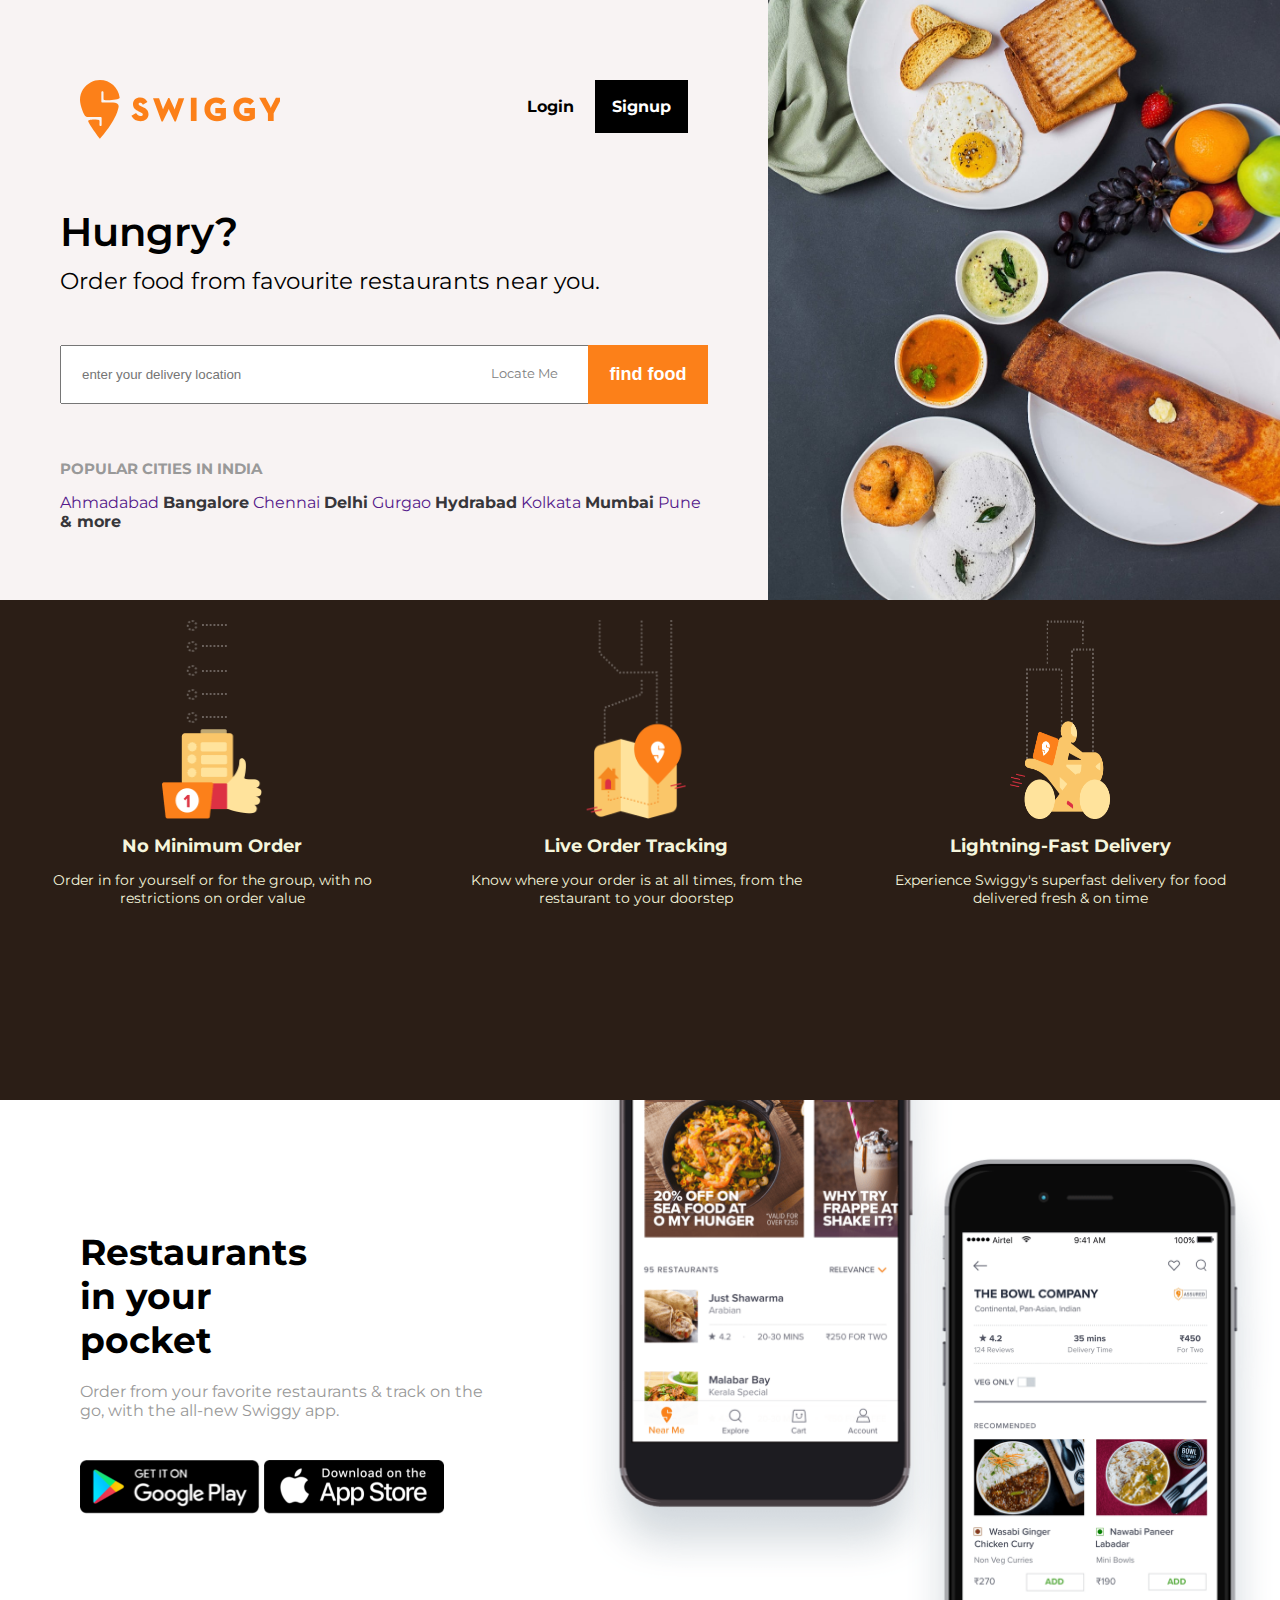
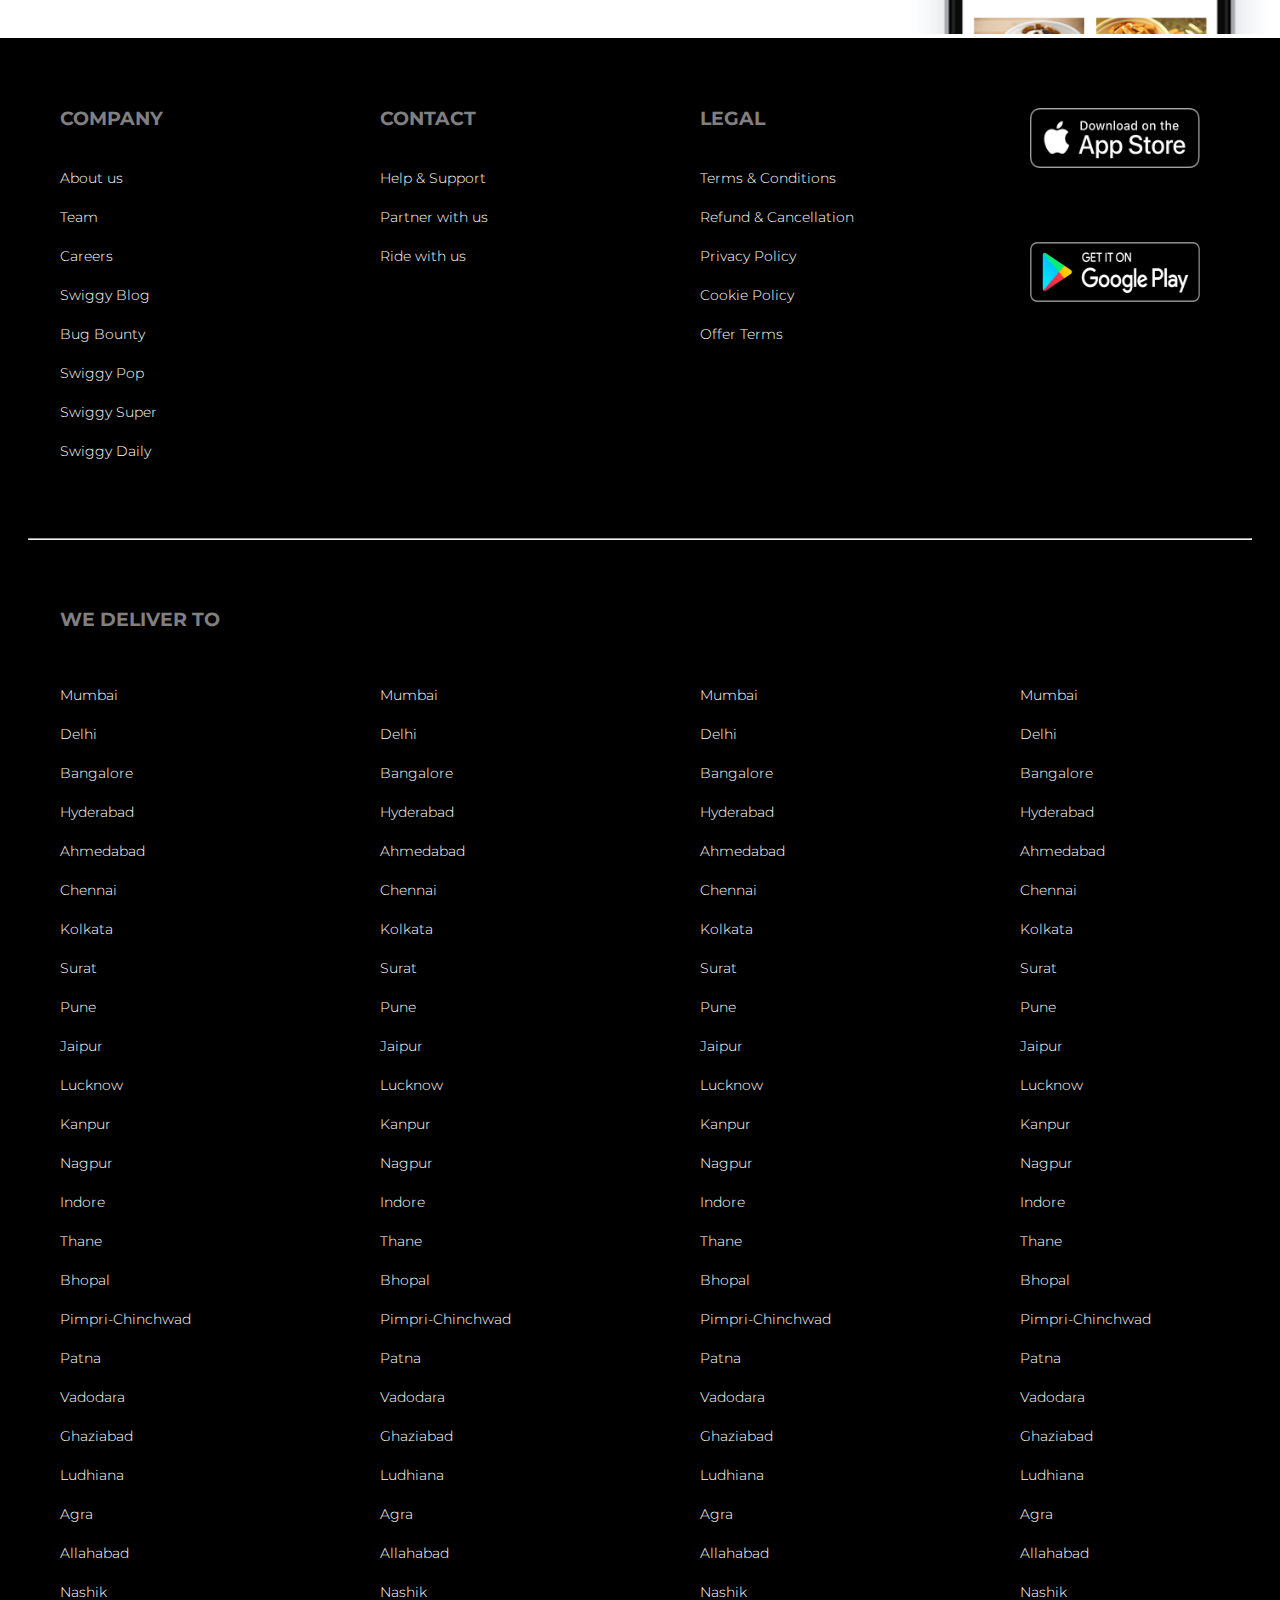
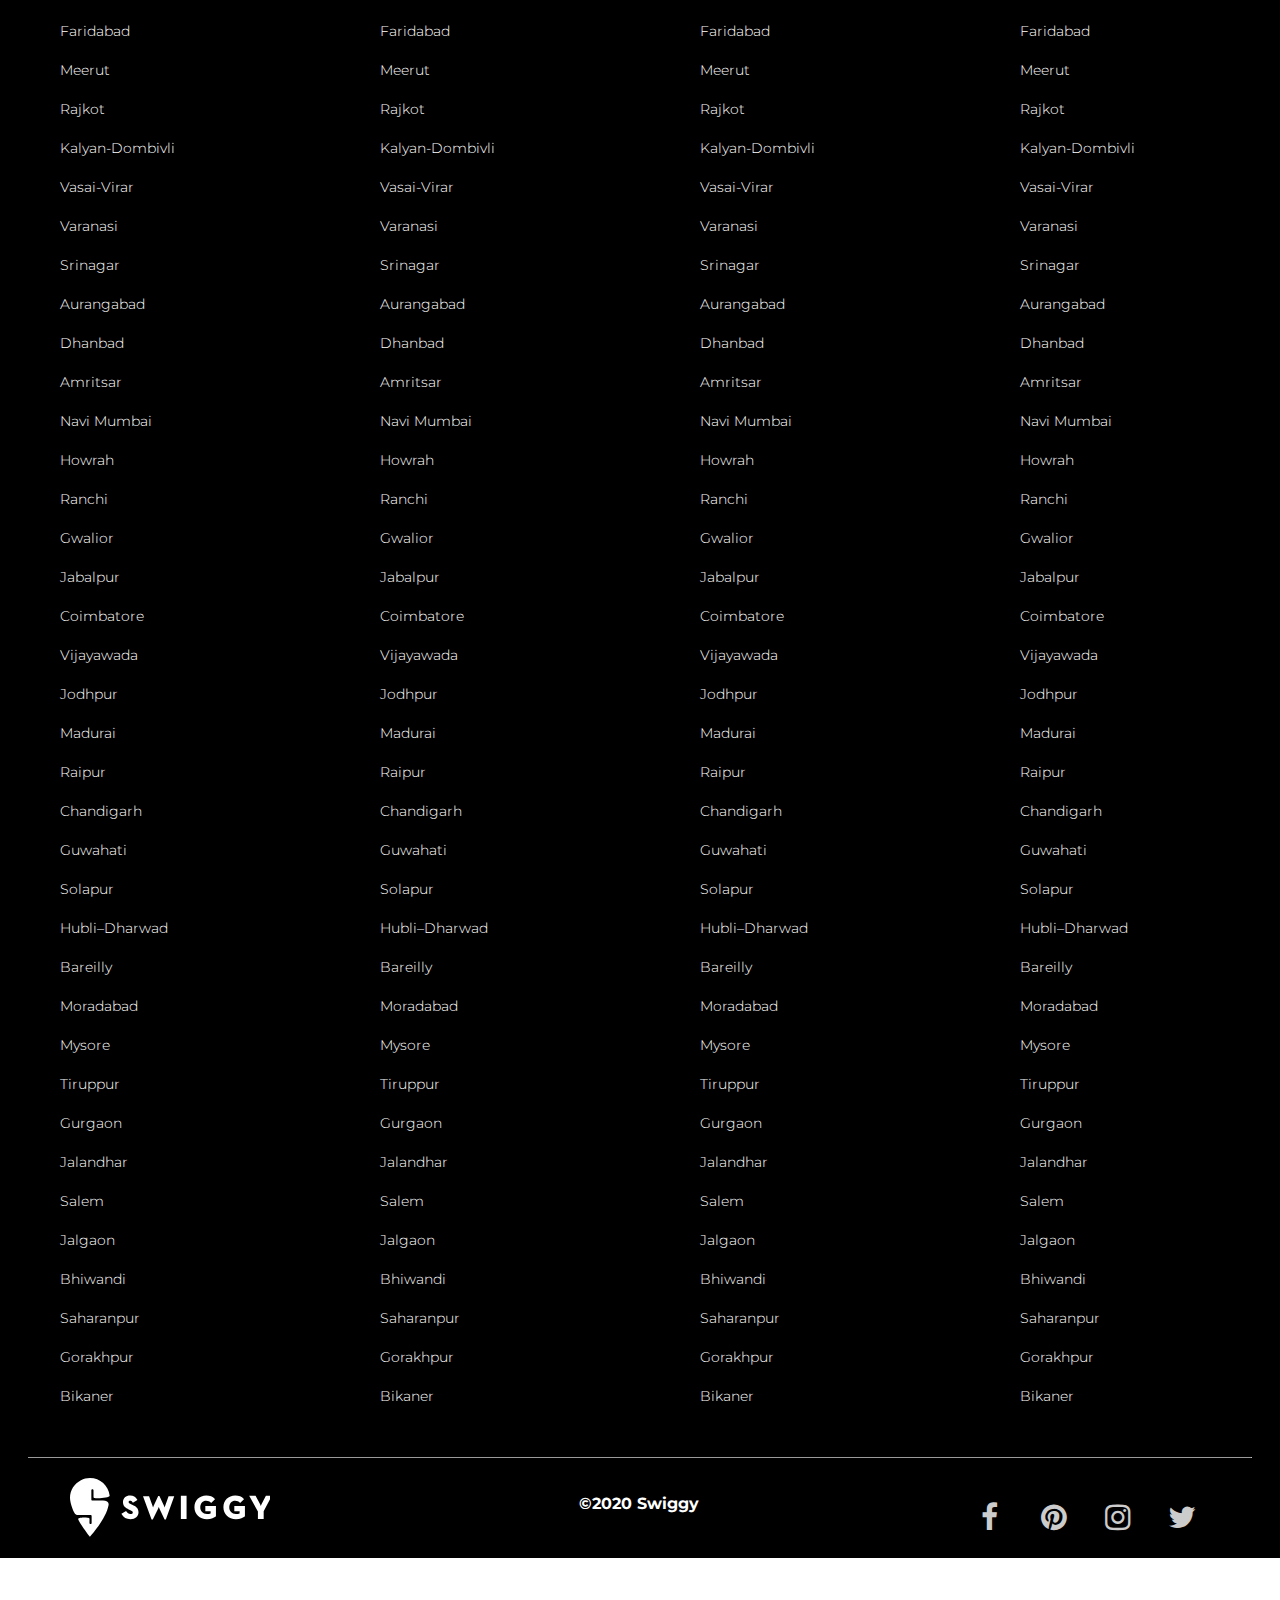
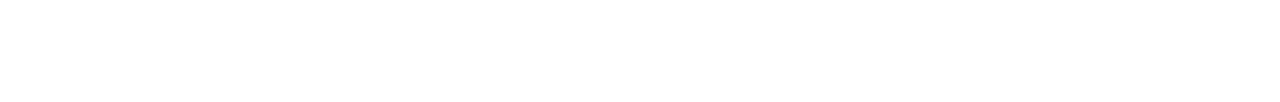
<file: index.html>
<!DOCTYPE html>
<html lang="en">
<head>
    <meta charset="UTF-8">
    <meta name="viewport" content="width=device-width, initial-scale=1.0">
    <meta http-equiv="X-UA-Compatible" content="ie=edge">
    <title>Swiggy app</title>
    <link rel="stylesheet" href="./css/swiggy.css">
    <link href="https://fonts.googleapis.com/css?family=Montserrat&display=swap" rel="stylesheet">
    <link rel="stylesheet" href="https://cdnjs.cloudflare.com/ajax/libs/font-awesome/4.7.0/css/font-awesome.min.css">
</head>
<body>
    <section id="headerBlock">
        <div class="leftheaderBlock">
            <article>
                 <header id="menuandlogo">
                     <div class="logo">
                         <svg width="200" class="_1envo" viewBox="0 0 200 200"><path d="M19.9253444,58.766315 C19.8876048,58.7384908 19.8458927,58.7037105 19.8021942,58.6654521 C19.094081,57.7879944 14.7152991,52.3026415 10.2535896,45.2670801 C8.91532497,43.0252402 8.046322,41.2767839 8.21317057,40.8246398 C8.64965835,39.6490651 16.4279798,39.0056292 18.8234486,40.0713975 C19.5519214,40.3948545 19.5335482,40.8231492 19.5335482,41.0725738 C19.5335482,42.1487762 19.4804148,45.0365363 19.4804148,45.0365363 C19.4809114,45.6332671 19.9660634,46.1172104 20.5634408,46.1162167 C21.1618115,46.1162167 21.6449771,45.630286 21.6429908,45.0320645 L21.6305765,37.8365137 L21.6285902,37.8365137 C21.6285902,37.2119586 20.9467953,37.055944 20.8186794,37.0315978 C19.5683083,37.0256354 17.0293299,37.0171888 14.3031434,37.0171888 C8.28765654,37.0171888 6.94343308,37.264129 5.92148558,36.5958501 C3.707266,35.1479951 0.0867513255,25.3896318 0.0023338937,19.8993102 C-0.117836803,12.1537335 4.47149205,5.44808831 10.9338947,2.12557426 C13.6337628,0.766160708 16.6832184,0 19.9039917,0 C30.132405,0 38.555775,7.72023676 39.6765405,17.6529986 C39.6775337,17.6614452 39.6775337,17.6708856 39.67952,17.6793322 C39.8851013,20.0806647 26.6504342,20.5909417 24.0325007,19.8923542 C23.6312696,19.785032 23.528479,19.3741274 23.528479,19.1972447 C23.5254995,17.371278 23.5130852,12.2327345 23.5130852,12.2327345 C23.5110989,11.6355068 23.025947,11.1510667 22.4285695,11.1525572 L22.4275764,11.1525572 C21.831192,11.153551 21.3470332,11.6389848 21.3470332,12.2372063 L21.3683859,21.7029181 C21.3867591,22.2991521 21.8873048,22.4601353 22.024359,22.4869659 C23.5130852,22.4874627 26.9945594,22.4839847 30.2371819,22.4839847 C34.6199364,22.4839847 36.460733,22.9917773 37.6857789,23.9243867 C38.5001588,24.5454638 38.8154827,25.7344538 38.5398847,27.2796936 C36.0823442,41.0258688 20.5103075,58.0562997 19.9253444,58.766315 Z M62.158293,26.6840558 C66.0871796,28.3679201 68.5213811,30.23612 68.5213811,34.3367194 C68.5213811,38.5257602 65.3482788,41.2316689 60.4386603,41.2316689 C56.4601164,41.2316689 53.2666546,39.4295516 51.6761309,36.2864046 L51.418906,35.7796057 L56.0966249,33.0692253 L56.4030105,33.5700618 C57.4562421,35.2916875 58.633617,36.0255522 60.3418285,36.0255522 C61.8141679,36.0255522 62.8033415,35.3731729 62.8033415,34.4013114 C62.8033415,33.3246122 62.0872831,32.9211605 59.8740566,31.9522802 L58.7493185,31.4698275 C55.7475339,30.1904087 52.9667244,28.4126376 52.9667244,24.1068343 C52.9667244,20.2372755 55.9327557,17.5348449 60.1799457,17.5348449 C63.3977396,17.5348449 65.6030208,18.7804771 67.1210449,21.4535929 L67.4026018,21.9499577 L62.8703789,24.8625609 L62.5580344,24.3035915 C61.8002638,22.9481529 61.0866882,22.6763695 60.1799457,22.6763695 C59.2319876,22.6763695 58.6212026,23.199068 58.6212026,24.0099463 C58.6212026,24.9415619 59.0710979,25.3504791 61.0320652,26.2001125 L62.158293,26.6840558 Z M95.2686968,27.476898 L98.5709081,18.2690574 L104.238794,18.2690574 L95.8387627,41.611619 L94.5799498,41.611619 L89.484613,30.6796684 C89.2477476,30.1788318 89.0034336,29.556761 88.7928866,28.9868606 C88.5773739,29.5577547 88.327101,30.1813161 88.089739,30.6821527 L82.7952763,41.611619 L81.5449052,41.611619 L73.0103029,18.2690574 L79.065019,18.2690574 L82.4034802,27.476898 C82.61651,28.0641885 82.8350022,28.7801662 83.0261829,29.4444702 C83.2531168,28.7588011 83.5257354,28.0184772 83.8107684,27.4217464 L88.1955091,18.0767719 L89.4086373,18.0767719 L93.8614085,27.4227401 C94.1454483,28.0189741 94.4190601,28.7597949 94.6450009,29.445464 C94.8371747,28.7801662 95.0571566,28.0641885 95.2686968,27.476898 Z M110.84853,40.9414023 L110.84853,17.7921198 L116.569052,17.7921198 L116.569052,40.9414023 L110.84853,40.9414023 Z M135.325265,33.163629 L135.325265,27.9903052 L145.94746,27.9903052 L145.94746,38.3652739 L145.727975,38.5461315 C144.512861,39.5438298 141.291094,41.2316689 136.926713,41.2316689 C129.564023,41.2316689 124.423995,36.3529841 124.423995,29.3676057 C124.423995,22.5114114 129.383767,17.5348449 136.217607,17.5348449 C139.975672,17.5348449 142.730163,18.594154 144.637004,20.7738862 L145.009434,21.1996966 L141.110342,25.059815 L140.686765,24.6235704 C139.59778,23.500663 138.469566,22.8050567 136.217607,22.8050567 C132.717263,22.8050567 130.272137,25.5035125 130.272137,29.3676057 C130.272137,33.3926822 132.883118,35.99425 136.926713,35.99425 C138.267957,35.99425 139.664321,35.7632093 140.614762,35.394041 L140.614762,33.163629 L135.325265,33.163629 Z M164.314658,33.163629 L164.314658,27.9903052 L174.936853,27.9903052 L174.936853,38.3652739 L174.717368,38.5461315 C173.501261,39.5438298 170.280487,41.2316689 165.917099,41.2316689 C158.554409,41.2316689 153.413388,36.3529841 153.413388,29.3676057 C153.413388,22.5114114 158.374153,17.5348449 165.206006,17.5348449 C168.966058,17.5348449 171.720549,18.594154 173.626397,20.7738862 L173.99982,21.1996966 L170.101721,25.059815 L169.677151,24.6235704 C168.587669,23.500663 167.458959,22.8050567 165.206006,22.8050567 C161.706656,22.8050567 159.26153,25.5035125 159.26153,29.3676057 C159.26153,33.3926822 161.873504,35.99425 165.917099,35.99425 C167.258343,35.99425 168.653714,35.7632093 169.604155,35.394041 L169.604155,33.163629 L164.314658,33.163629 Z M195.897503,17.7922192 L201.87674,17.7922192 L193.669876,33.1964218 L193.669876,40.9415017 L187.918566,40.9415017 L187.918566,33.5253443 L179.1759,17.7922192 L185.555871,17.7922192 L189.596487,25.1730995 C190.030988,25.9760279 190.484856,27.0373245 190.827988,27.8988826 C191.155726,27.0442805 191.589235,25.9924244 192.020757,25.1800555 L195.897503,17.7922192 Z"></path></svg>
                     </div>
                     <div class="menu">
                         <ul>
                             <li>
                                 <a href="#">Login</a>
                             </li>
                             <li>
                                 <a href="#" class="signup">Signup</a>
                             </li>
                         </ul>
                     </div>
                 </header>
                 <main id="mainBlock">
                     <header class="headerTitle">
                         
                        <h1>
                            <span class="slide">
                                
                                Hungry? <br>
                                Cooking gone wrong? <br>
                                Movie marathon? <br>            
                                Late night at office? <br>
                                Game night? <br>
                                Unexpected guests? <br>
                                
                            </span>  
                          </h1>
                    </header>
                         <main class="contentblockpara">
                             <p>Order food from favourite restaurants near you.</p>
                         </main>
                 
                 <footer class="form-group">
                     <form>
                          <input type="text" name="" class="form-control"
                          placeholder="enter your delivery location">
                          <a class="locateme">Locate me</a>
                          <button class="btn">find food</button>
                     </form>
                 </footer>
                </main>
                <footer class="footerlist">
                    <h3>Popular Cities in  india</h3>
                    <ul>
                        <li><a href="">Ahmadabad</a></li>
                        <li><a href="">Bangalore</a></li>
                        <li><a href="">Chennai</a></li>
                        <li><a href="">Delhi</a></li>
                        <li><a href="">Gurgao</a></li>
                        <li><a href="">Hydrabad</a></li>
                        <li><a href="">Kolkata</a></li>
                        <li><a href="">Mumbai</a></li>
                        <li><a href="">Pune</a></li>
                        <li><a href="">& more</a></li>
                    </ul>
                </footer>
           </article>

        </div>
        <div class="rightheaderBlock">
       
            <img src="./images/Breakfast1-new_q6cje7.jpg" alt="swiggypic">
        </div>
    </section>

    <section id="middlsection">
        <div class="contentarea leftarea">
            <figure>
                <img src="./images/1.png" alt="">
            </figure>
            <main>
                <h1>No Minimum Order</h1>
                <p>Order in for yourself or for the group, with no restrictions on order value</p>
            </main>
        </div>
        <div class="contentarea middlearea">
            <figure>
                <img src="./images/2.png" alt="">
            </figure>
            <main>
                <h1>Live Order Tracking</h1>
                <p>Know where your order is at all times, from the restaurant to your doorstep</p>
            </main>
        </div>
        <div class="contentarea rightarea">
            <figure>
                <img src="./images/3.png" alt="">
                <h1>Lightning-Fast Delivery</h1>
                <p>Experience Swiggy's superfast delivery for food delivered fresh & on time</p>
            </figure>
        </div>
    </section>



    <section id="restaurants">
        <div class="restaurants_left">
            <section>
                <article>
                    <header>
                        <h1>
                            Restaurants in your pocket
                        </h1>
                    </header>
                    <main>
                        <p>
                            Order from your favorite restaurants & track on the go, with the all-new Swiggy app.
                        </p>
                    </main>
                    <footer>
                        <figure>
                            <img src="./images/playstore.png" alt="googleplay">
                        </figure>
                        <figure>
                            <img src="./images/ios store.png" alt="iOs">
                        </figure>
                    </footer>
                </article>
            </section>
        </div>
        <div class="restaurants_right">
            <section>
                <article>
        
                    <figure>
                        <img src="./images/mob1.png" alt="mob1">
                    </figure>
                    <figure>
                        <img src="./images/mob2.png" alt="">
                    </figure>
                </article>
                
            </section>
        </div>
        </section>
        <section class="restromenulist">
             <div class="part1">
                 <h3>COMPANY</h3>
                 <ul>
                     <li><a href="">About us</a></li>
                     <li><a href="">Team</a></li>
                     <li><a href="">Careers</a></li>
                     <li><a href="">Swiggy Blog</a></li>
                     <li><a href="">Bug Bounty</a></li>
                     <li><a href="">Swiggy Pop</a></li>
                     <li><a href="">Swiggy Super</a></li>
                     <li><a href="">Swiggy Daily</a></li>
                 </ul>
             </div>
             <div class="part2">
                 <h3>CONTACT</h3>
                 <ul>
                     <li><a href="">Help & Support</a></li>
                     <li><a href="">Partner with us</a></li>
                     <li><a href="">Ride with us</a></li>
                 </ul>
             </div>
             <div class="part3">
                <h3>LEGAL</h3>
                <ul>
                    <li><a href="">Terms & Conditions</a></li>
                    <li><a href="">Refund & Cancellation</a></li>
                    <li><a href="">Privacy Policy</a></li>
                    <li><a href="">Cookie Policy</a></li>
                    <li><a href="">Offer Terms</a></li>
                </ul>
             </div>
             <div class="part4">
                 <a href="" >
                 <img src="./images/restoIOS.png" alt="">
                </a>
                <a href="">
                 <img src="./images/restoPLay.png" alt="">
                </a>
             </div>
             <hr> 
             <div class="restromenulist2">
                 <h3>WE DELIVER TO</h3>
                <div class="part1">
                    <ul>
                        <li><a href="">Mumbai</a></li>
                        <li><a href="">Delhi</a></li>
                        <li><a href="">Bangalore</a></li>
                        <li><a href="">Hyderabad</a></li>
                        <li><a href="">Ahmedabad</a></li>
                        <li><a href="">Chennai</a></li>
                        <li><a href="">Kolkata</a></li>
                        <li><a href="">Surat</a></li>
                        <li><a href="">Pune</a></li>
                        <li><a href="">Jaipur</a></li>
                        <li><a href="">Lucknow</a></li>
                        <li><a href="">Kanpur</a></li>
                        <li><a href="">Nagpur</a></li>
                        <li><a href="">Indore</a></li>
                        <li><a href="">Thane</a></li>
                        <li><a href="">Bhopal</a></li>
                        <li><a href="">Pimpri-Chinchwad</a></li>
                        <li><a href="">Patna</a></li>
                        <li><a href="">Vadodara</a></li>
                        <li><a href="">Ghaziabad</a></li>
                        <li><a href="">Ludhiana</a></li>
                        <li><a href="">Agra</a></li>
                        <li><a href="">Allahabad</a></li>
                        <li><a href="">Nashik</a></li>
                        <li><a href="">Faridabad</a></li>
                        <li><a href="">Meerut</a></li>
                        <li><a href="">Rajkot</a></li>
                        <li><a href="">Kalyan-Dombivli</a></li>
                        <li><a href="">Vasai-Virar</a></li>
                        <li><a href="">Varanasi</a></li>
                        <li><a href="">Srinagar</a></li>
                        <li><a href="">Aurangabad</a></li>
                        <li><a href="">Dhanbad</a></li>
                        <li><a href="">Amritsar</a></li>
                        <li><a href="">Navi Mumbai</a></li>
                        <li><a href="">Howrah</a></li>
                        <li><a href="">Ranchi</a></li>
                        <li><a href="">Gwalior</a></li>
                        <li><a href="">Jabalpur</a></li>
                        <li><a href="">Coimbatore</a></li>
                        <li><a href="">Vijayawada</a></li>
                        <li><a href="">Jodhpur</a></li>
                        <li><a href="">Madurai</a></li>
                        <li><a href="">Raipur</a></li>
                        <li><a href="">Chandigarh</a></li>
                        <li><a href="">Guwahati</a></li>
                        <li><a href="">Solapur</a></li>
                        <li><a href="">Hubli–Dharwad</a></li>
                        <li><a href="">Bareilly</a></li>
                        <li><a href="">Moradabad</a></li>
                        <li><a href="">Mysore</a></li>
                        <li><a href="">Tiruppur</a></li>
                        <li><a href="">Gurgaon</a></li>
                        <li><a href="">Jalandhar</a></li>
                        <li><a href="">Salem</a></li>
                        <li><a href="">Jalgaon</a></li>
                        <li><a href="">Bhiwandi</a></li>
                        <li><a href="">Saharanpur</a></li>
                        <li><a href="">Gorakhpur</a></li>
                        <li><a href="">Bikaner</a></li>

                    </ul>
                </div>
                <div class="part2">
                    <ul>
                    <li><a href="">Mumbai</a></li>
                        <li><a href="">Delhi</a></li>
                        <li><a href="">Bangalore</a></li>
                        <li><a href="">Hyderabad</a></li>
                        <li><a href="">Ahmedabad</a></li>
                        <li><a href="">Chennai</a></li>
                        <li><a href="">Kolkata</a></li>
                        <li><a href="">Surat</a></li>
                        <li><a href="">Pune</a></li>
                        <li><a href="">Jaipur</a></li>
                        <li><a href="">Lucknow</a></li>
                        <li><a href="">Kanpur</a></li>
                        <li><a href="">Nagpur</a></li>
                        <li><a href="">Indore</a></li>
                        <li><a href="">Thane</a></li>
                        <li><a href="">Bhopal</a></li>
                        <li><a href="">Pimpri-Chinchwad</a></li>
                        <li><a href="">Patna</a></li>
                        <li><a href="">Vadodara</a></li>
                        <li><a href="">Ghaziabad</a></li>
                        <li><a href="">Ludhiana</a></li>
                        <li><a href="">Agra</a></li>
                        <li><a href="">Allahabad</a></li>
                        <li><a href="">Nashik</a></li>
                        <li><a href="">Faridabad</a></li>
                        <li><a href="">Meerut</a></li>
                        <li><a href="">Rajkot</a></li>
                        <li><a href="">Kalyan-Dombivli</a></li>
                        <li><a href="">Vasai-Virar</a></li>
                        <li><a href="">Varanasi</a></li>
                        <li><a href="">Srinagar</a></li>
                        <li><a href="">Aurangabad</a></li>
                        <li><a href="">Dhanbad</a></li>
                        <li><a href="">Amritsar</a></li>
                        <li><a href="">Navi Mumbai</a></li>
                        <li><a href="">Howrah</a></li>
                        <li><a href="">Ranchi</a></li>
                        <li><a href="">Gwalior</a></li>
                        <li><a href="">Jabalpur</a></li>
                        <li><a href="">Coimbatore</a></li>
                        <li><a href="">Vijayawada</a></li>
                        <li><a href="">Jodhpur</a></li>
                        <li><a href="">Madurai</a></li>
                        <li><a href="">Raipur</a></li>
                        <li><a href="">Chandigarh</a></li>
                        <li><a href="">Guwahati</a></li>
                        <li><a href="">Solapur</a></li>
                        <li><a href="">Hubli–Dharwad</a></li>
                        <li><a href="">Bareilly</a></li>
                        <li><a href="">Moradabad</a></li>
                        <li><a href="">Mysore</a></li>
                        <li><a href="">Tiruppur</a></li>
                        <li><a href="">Gurgaon</a></li>
                        <li><a href="">Jalandhar</a></li>
                        <li><a href="">Salem</a></li>
                        <li><a href="">Jalgaon</a></li>
                        <li><a href="">Bhiwandi</a></li>
                        <li><a href="">Saharanpur</a></li>
                        <li><a href="">Gorakhpur</a></li>
                        <li><a href="">Bikaner</a></li>
                        </ul>
                </div>
                <div class="part3">
                    <ul>
                    <li><a href="">Mumbai</a></li>
                        <li><a href="">Delhi</a></li>
                        <li><a href="">Bangalore</a></li>
                        <li><a href="">Hyderabad</a></li>
                        <li><a href="">Ahmedabad</a></li>
                        <li><a href="">Chennai</a></li>
                        <li><a href="">Kolkata</a></li>
                        <li><a href="">Surat</a></li>
                        <li><a href="">Pune</a></li>
                        <li><a href="">Jaipur</a></li>
                        <li><a href="">Lucknow</a></li>
                        <li><a href="">Kanpur</a></li>
                        <li><a href="">Nagpur</a></li>
                        <li><a href="">Indore</a></li>
                        <li><a href="">Thane</a></li>
                        <li><a href="">Bhopal</a></li>
                        <li><a href="">Pimpri-Chinchwad</a></li>
                        <li><a href="">Patna</a></li>
                        <li><a href="">Vadodara</a></li>
                        <li><a href="">Ghaziabad</a></li>
                        <li><a href="">Ludhiana</a></li>
                        <li><a href="">Agra</a></li>
                        <li><a href="">Allahabad</a></li>
                        <li><a href="">Nashik</a></li>
                        <li><a href="">Faridabad</a></li>
                        <li><a href="">Meerut</a></li>
                        <li><a href="">Rajkot</a></li>
                        <li><a href="">Kalyan-Dombivli</a></li>
                        <li><a href="">Vasai-Virar</a></li>
                        <li><a href="">Varanasi</a></li>
                        <li><a href="">Srinagar</a></li>
                        <li><a href="">Aurangabad</a></li>
                        <li><a href="">Dhanbad</a></li>
                        <li><a href="">Amritsar</a></li>
                        <li><a href="">Navi Mumbai</a></li>
                        <li><a href="">Howrah</a></li>
                        <li><a href="">Ranchi</a></li>
                        <li><a href="">Gwalior</a></li>
                        <li><a href="">Jabalpur</a></li>
                        <li><a href="">Coimbatore</a></li>
                        <li><a href="">Vijayawada</a></li>
                        <li><a href="">Jodhpur</a></li>
                        <li><a href="">Madurai</a></li>
                        <li><a href="">Raipur</a></li>
                        <li><a href="">Chandigarh</a></li>
                        <li><a href="">Guwahati</a></li>
                        <li><a href="">Solapur</a></li>
                        <li><a href="">Hubli–Dharwad</a></li>
                        <li><a href="">Bareilly</a></li>
                        <li><a href="">Moradabad</a></li>
                        <li><a href="">Mysore</a></li>
                        <li><a href="">Tiruppur</a></li>
                        <li><a href="">Gurgaon</a></li>
                        <li><a href="">Jalandhar</a></li>
                        <li><a href="">Salem</a></li>
                        <li><a href="">Jalgaon</a></li>
                        <li><a href="">Bhiwandi</a></li>
                        <li><a href="">Saharanpur</a></li>
                        <li><a href="">Gorakhpur</a></li>
                        <li><a href="">Bikaner</a></li>\
                        </ul>
                </div>
                <div class="part3">
                    <ul>
                    <li><a href="">Mumbai</a></li>
                    <li><a href="">Delhi</a></li>
                    <li><a href="">Bangalore</a></li>
                    <li><a href="">Hyderabad</a></li>
                    <li><a href="">Ahmedabad</a></li>
                    <li><a href="">Chennai</a></li>
                    <li><a href="">Kolkata</a></li>
                    <li><a href="">Surat</a></li>
                    <li><a href="">Pune</a></li>
                    <li><a href="">Jaipur</a></li>
                    <li><a href="">Lucknow</a></li>
                    <li><a href="">Kanpur</a></li>
                    <li><a href="">Nagpur</a></li>
                    <li><a href="">Indore</a></li>
                    <li><a href="">Thane</a></li>
                    <li><a href="">Bhopal</a></li>
                    <li><a href="">Pimpri-Chinchwad</a></li>
                    <li><a href="">Patna</a></li>
                    <li><a href="">Vadodara</a></li>
                    <li><a href="">Ghaziabad</a></li>
                    <li><a href="">Ludhiana</a></li>
                    <li><a href="">Agra</a></li>
                    <li><a href="">Allahabad</a></li>
                    <li><a href="">Nashik</a></li>
                    <li><a href="">Faridabad</a></li>
                    <li><a href="">Meerut</a></li>
                    <li><a href="">Rajkot</a></li>
                    <li><a href="">Kalyan-Dombivli</a></li>
                    <li><a href="">Vasai-Virar</a></li>
                    <li><a href="">Varanasi</a></li>
                    <li><a href="">Srinagar</a></li>
                    <li><a href="">Aurangabad</a></li>
                    <li><a href="">Dhanbad</a></li>
                    <li><a href="">Amritsar</a></li>
                    <li><a href="">Navi Mumbai</a></li>
                    <li><a href="">Howrah</a></li>
                    <li><a href="">Ranchi</a></li>
                    <li><a href="">Gwalior</a></li>
                    <li><a href="">Jabalpur</a></li>
                    <li><a href="">Coimbatore</a></li>
                    <li><a href="">Vijayawada</a></li>
                    <li><a href="">Jodhpur</a></li>
                    <li><a href="">Madurai</a></li>
                    <li><a href="">Raipur</a></li>
                    <li><a href="">Chandigarh</a></li>
                    <li><a href="">Guwahati</a></li>
                    <li><a href="">Solapur</a></li>
                    <li><a href="">Hubli–Dharwad</a></li>
                    <li><a href="">Bareilly</a></li>
                    <li><a href="">Moradabad</a></li>
                    <li><a href="">Mysore</a></li>
                    <li><a href="">Tiruppur</a></li>
                    <li><a href="">Gurgaon</a></li>
                    <li><a href="">Jalandhar</a></li>
                    <li><a href="">Salem</a></li>
                    <li><a href="">Jalgaon</a></li>
                    <li><a href="">Bhiwandi</a></li>
                    <li><a href="">Saharanpur</a></li>
                    <li><a href="">Gorakhpur</a></li>
                    <li><a href="">Bikaner</a></li>
                </ul> 
                </div>
             </div>
             <hr>
        </section>
       
    <section class="bottom_footer">
       <div class="footerleft">
            <svg width="200" class="_1envo" viewBox="0 0 200 200"><path d="M19.9253444,58.766315 C19.8876048,58.7384908 19.8458927,58.7037105 19.8021942,58.6654521 C19.094081,57.7879944 14.7152991,52.3026415 10.2535896,45.2670801 C8.91532497,43.0252402 8.046322,41.2767839 8.21317057,40.8246398 C8.64965835,39.6490651 16.4279798,39.0056292 18.8234486,40.0713975 C19.5519214,40.3948545 19.5335482,40.8231492 19.5335482,41.0725738 C19.5335482,42.1487762 19.4804148,45.0365363 19.4804148,45.0365363 C19.4809114,45.6332671 19.9660634,46.1172104 20.5634408,46.1162167 C21.1618115,46.1162167 21.6449771,45.630286 21.6429908,45.0320645 L21.6305765,37.8365137 L21.6285902,37.8365137 C21.6285902,37.2119586 20.9467953,37.055944 20.8186794,37.0315978 C19.5683083,37.0256354 17.0293299,37.0171888 14.3031434,37.0171888 C8.28765654,37.0171888 6.94343308,37.264129 5.92148558,36.5958501 C3.707266,35.1479951 0.0867513255,25.3896318 0.0023338937,19.8993102 C-0.117836803,12.1537335 4.47149205,5.44808831 10.9338947,2.12557426 C13.6337628,0.766160708 16.6832184,0 19.9039917,0 C30.132405,0 38.555775,7.72023676 39.6765405,17.6529986 C39.6775337,17.6614452 39.6775337,17.6708856 39.67952,17.6793322 C39.8851013,20.0806647 26.6504342,20.5909417 24.0325007,19.8923542 C23.6312696,19.785032 23.528479,19.3741274 23.528479,19.1972447 C23.5254995,17.371278 23.5130852,12.2327345 23.5130852,12.2327345 C23.5110989,11.6355068 23.025947,11.1510667 22.4285695,11.1525572 L22.4275764,11.1525572 C21.831192,11.153551 21.3470332,11.6389848 21.3470332,12.2372063 L21.3683859,21.7029181 C21.3867591,22.2991521 21.8873048,22.4601353 22.024359,22.4869659 C23.5130852,22.4874627 26.9945594,22.4839847 30.2371819,22.4839847 C34.6199364,22.4839847 36.460733,22.9917773 37.6857789,23.9243867 C38.5001588,24.5454638 38.8154827,25.7344538 38.5398847,27.2796936 C36.0823442,41.0258688 20.5103075,58.0562997 19.9253444,58.766315 Z M62.158293,26.6840558 C66.0871796,28.3679201 68.5213811,30.23612 68.5213811,34.3367194 C68.5213811,38.5257602 65.3482788,41.2316689 60.4386603,41.2316689 C56.4601164,41.2316689 53.2666546,39.4295516 51.6761309,36.2864046 L51.418906,35.7796057 L56.0966249,33.0692253 L56.4030105,33.5700618 C57.4562421,35.2916875 58.633617,36.0255522 60.3418285,36.0255522 C61.8141679,36.0255522 62.8033415,35.3731729 62.8033415,34.4013114 C62.8033415,33.3246122 62.0872831,32.9211605 59.8740566,31.9522802 L58.7493185,31.4698275 C55.7475339,30.1904087 52.9667244,28.4126376 52.9667244,24.1068343 C52.9667244,20.2372755 55.9327557,17.5348449 60.1799457,17.5348449 C63.3977396,17.5348449 65.6030208,18.7804771 67.1210449,21.4535929 L67.4026018,21.9499577 L62.8703789,24.8625609 L62.5580344,24.3035915 C61.8002638,22.9481529 61.0866882,22.6763695 60.1799457,22.6763695 C59.2319876,22.6763695 58.6212026,23.199068 58.6212026,24.0099463 C58.6212026,24.9415619 59.0710979,25.3504791 61.0320652,26.2001125 L62.158293,26.6840558 Z M95.2686968,27.476898 L98.5709081,18.2690574 L104.238794,18.2690574 L95.8387627,41.611619 L94.5799498,41.611619 L89.484613,30.6796684 C89.2477476,30.1788318 89.0034336,29.556761 88.7928866,28.9868606 C88.5773739,29.5577547 88.327101,30.1813161 88.089739,30.6821527 L82.7952763,41.611619 L81.5449052,41.611619 L73.0103029,18.2690574 L79.065019,18.2690574 L82.4034802,27.476898 C82.61651,28.0641885 82.8350022,28.7801662 83.0261829,29.4444702 C83.2531168,28.7588011 83.5257354,28.0184772 83.8107684,27.4217464 L88.1955091,18.0767719 L89.4086373,18.0767719 L93.8614085,27.4227401 C94.1454483,28.0189741 94.4190601,28.7597949 94.6450009,29.445464 C94.8371747,28.7801662 95.0571566,28.0641885 95.2686968,27.476898 Z M110.84853,40.9414023 L110.84853,17.7921198 L116.569052,17.7921198 L116.569052,40.9414023 L110.84853,40.9414023 Z M135.325265,33.163629 L135.325265,27.9903052 L145.94746,27.9903052 L145.94746,38.3652739 L145.727975,38.5461315 C144.512861,39.5438298 141.291094,41.2316689 136.926713,41.2316689 C129.564023,41.2316689 124.423995,36.3529841 124.423995,29.3676057 C124.423995,22.5114114 129.383767,17.5348449 136.217607,17.5348449 C139.975672,17.5348449 142.730163,18.594154 144.637004,20.7738862 L145.009434,21.1996966 L141.110342,25.059815 L140.686765,24.6235704 C139.59778,23.500663 138.469566,22.8050567 136.217607,22.8050567 C132.717263,22.8050567 130.272137,25.5035125 130.272137,29.3676057 C130.272137,33.3926822 132.883118,35.99425 136.926713,35.99425 C138.267957,35.99425 139.664321,35.7632093 140.614762,35.394041 L140.614762,33.163629 L135.325265,33.163629 Z M164.314658,33.163629 L164.314658,27.9903052 L174.936853,27.9903052 L174.936853,38.3652739 L174.717368,38.5461315 C173.501261,39.5438298 170.280487,41.2316689 165.917099,41.2316689 C158.554409,41.2316689 153.413388,36.3529841 153.413388,29.3676057 C153.413388,22.5114114 158.374153,17.5348449 165.206006,17.5348449 C168.966058,17.5348449 171.720549,18.594154 173.626397,20.7738862 L173.99982,21.1996966 L170.101721,25.059815 L169.677151,24.6235704 C168.587669,23.500663 167.458959,22.8050567 165.206006,22.8050567 C161.706656,22.8050567 159.26153,25.5035125 159.26153,29.3676057 C159.26153,33.3926822 161.873504,35.99425 165.917099,35.99425 C167.258343,35.99425 168.653714,35.7632093 169.604155,35.394041 L169.604155,33.163629 L164.314658,33.163629 Z M195.897503,17.7922192 L201.87674,17.7922192 L193.669876,33.1964218 L193.669876,40.9415017 L187.918566,40.9415017 L187.918566,33.5253443 L179.1759,17.7922192 L185.555871,17.7922192 L189.596487,25.1730995 C190.030988,25.9760279 190.484856,27.0373245 190.827988,27.8988826 C191.155726,27.0442805 191.589235,25.9924244 192.020757,25.1800555 L195.897503,17.7922192 Z"></path></svg>
       </div>
       <div class="footermiddle">
          <p>&copy2020 Swiggy</p> 
       </div>
       <div class="footerright">
        <ul>
            <a href="">
                <i class="fa fa-facebook" aria-hidden="true"></i>
            </a>
            <a href="">
                <i class="fa fa-pinterest" aria-hidden="true"></i>
            </a>
            <a href="">
                <i class="fa fa-instagram" aria-hidden="true"></i>
            </a>
            <a href="">
                <i class="fa fa-twitter" aria-hidden="true"></i>
            </a>
         </ul>
       </div>
    </section>
    
</body>
</html>
</file>
<file: css/swiggy.css>
body
{
    margin:0 auto;
    padding: 0;
    font-family: 'Montserrat', sans-serif;
}
#headerblock
{
    height: 600px;
}
.leftheaderBlock
{
    background: rgb(248, 243, 243);
    width: 60%;
    height: 600px;
    float: left;
}
.rightheaderBlock
{
    width: 40%;
    float: right;
    height: 600px;
    background-color: rgb(255, 45, 45);
    background-size: cover;
    background-attachment: fixed;
}
.rightheaderBlock img
{
    height: 100%;
    width: 100%;
}
.logo
{
    width: 30%;
    float: left;
    height:70px;
}
.menu
{
    float: right;
    width: 70%;
    text-align: right;
}
.menu ul
{
    list-style: none;
    padding: 0;
    margin: 0;
    line-height: 54px;
}
.menu ul li
{
display: inline-block;
}
#menuandlogo
{
    padding: 80px;
}
.logo svg
{
    fill: #fc8019;
    width:200px ;
}
.menu ul li a
{
color:black ;
padding: 17px;
text-decoration: none;
font-weight: bold;
}
.menu ul li a:hover
{
    color:#fc8019 ;
}
.signup
{
    background: black;
   
    color: white !important;
    box-sizing: border-box;
}
#mainBlock,.footerlist
{
    padding: 20px 60px;
}
.headerTitle h1
{
   font-weight:600 ;
   font-size: 40px;
   text-transform: capitalize;
   margin-bottom: 10px;
   overflow: hidden;
   position: relative;
   height: 50px;
    
}
.slide
    {
     display: inline-block;
     color: black;
     position: relative;
     top: 0;
     left: 0;
     -webkit-animation: move 5s;
    -webkit-webanimation-iteration-count: infinite;
    -webkit-animation-delay: 5s ;
    }
    @keyframes move 
    {
        0%{top:0px}
        20%{top:-50px}
        40%{top:-100px}
        60%{top:-150px}
        80%{top:-200px}

    }
.contentblockpara p
{
    font-size: 23px;
    padding: 0;
    margin-top: 0;
    margin-bottom: 50px;
    
}

.form-control
{
    width: 95%;
    padding: 20px;
    box-sizing: border-box;
}
form
{
    position: relative;

}
.btn
{
position: absolute;
background:#fc8019;
color: white;
padding: 10px;
border: none;
top: 0;
right: 0;
height: 59px;
width: 120px;
font-size: 18px;
font-weight: bold;
}
.locateme
{
    position: absolute;
    right: 130px;
    top: 10px;
    padding: 10px 20px;
    text-transform: capitalize;
    font-size: 13px !important;
    color: gray;
}
.locateme:hover
{
    background: rgb(166, 211, 240);
    transition: cubic-bezier(0.075,0.82,0.165,1);
    cursor: pointer;
}  
.footerlist h3
{
    color: #999;
    text-transform: uppercase;
    font-size: 15px;
}
.footerlist ul
{
list-style: none;
padding: 0;
margin: 0;

}
.footerlist ul li
{
    display: inline-block;
}
.footerlist ul li a
{
    text-decoration: none;
}
.footerlist ul li :nth-child(odd) a
{
color: rgb(231, 221, 226);
font-weight: bold;
}
.footerlist ul li:nth-child(even) a
{
color: rgb(55, 54, 58);
font-weight: bold;
}

/*----middle section css----*/


#middlsection
{
background: #2b1e16;
height: 500px;
width: 100%;
clear: both;
}
figure
{
    margin: 0;
    padding: 0;
   
}
.leftarea
{
    width: 30%;
    float: left;
}
.middlearea
{
    width: 30%;
    float: left;
}
.rightarea
{
    width: 30%;
    float: left;
}
.contentarea
{
    text-align: center;
    padding: 20px;
}

.contentarea img
{
    width: 100px;
    height: 199px;
}
.contentarea h1
{
    font-size: 18px;
    color: beige;
}
.contentarea p
{
    color: beige;
    font-size: 14px;
}


/*restorent css*/
#restaurants
{
    clear: both;
    height: 536px;
    background: white;
}
.restaurants_left
{
    width: 45%;
    float: left;
    
}
.restaurants_right
{
    width:55%;
    float: left;
}
.restaurants_left section
{
padding: 110px 80px;
}

.restaurants_left section h1
{
    font-size: 36px;
    font-weight: 600px;
    padding: 0;
    width: 60%;
    margin: 20px 0px;
}
.restaurants_left section p
{
    font-size: 16px;
    color: #999;
    padding: 0 0 40px 0;
    margin: 0;
}
.restaurants_left section figure
{
    margin: 0;
    display: inline-block;
}
.restaurants_left section figure img
{
    width: 180px;
    
}
.restaurants_right img
{
width: 380px;

}
.restaurants_right figure
{
    float: left;
    width: 46%;
}
.restaurants_right figure:nth-child(2)
{
    padding-top: 50px;
}

.restromenulist
{
    width: 100%;
    min-height:500px;
    background:black;
    clear: both;
    
}
.restromenulist .part1,.part2,.part3,.part4
{
    width: 25%;
    height: 500px;
    float: left;
}
.restromenulist .part1 h3,.part2 h3,.part3 h3,.part4 h3
{
    color: grey;
    padding-top: 50px;
    padding-left: 60px;
}
.restromenulist .part1 ul,.part2 ul,.part3 ul,.part4 ul
{

padding-top: 10px;
padding-left: 60px;
}
.restromenulist .part1 ul li,.part2 ul li,.part3 ul li,.part4 ul li
{
    list-style: none;
    padding: 10px 0px;
}
.restromenulist .part1 ul li a,.part2 ul li a,.part3 ul li a,.part4 ul li a
{
text-decoration: none;
color: white;
font-size: 14px;
font-weight: 300;

}


.restromenulist .part4 img
{
    padding-top: 70px;
    padding-left: 70px;
    height: 60px;
    width: 170px;
}
.restromenulist2
{
    width: 100%;
    height: 2500px;
    background:black;
    clear: both;
    
}


.restromenulist2 h3
{
    color: grey;
    padding-top: 50px;
    padding-left: 60px;
}

.bottom_footer
{
height: 100px;
background-color: black ;
clear: both;
}
.bottom_footer .footerleft 
{
    width: 33.3%;
    height: 100px;
    float: left;
    text-align: left;
    background-color: black ;
}
.bottom_footer .footerleft svg
{
    padding: 20px 70px;
    width: 200px;
    fill: white;
}
.bottom_footer .footermiddle
{
    width: 33.3%;
    height: 100px;
    float: left;
    text-align:center;
    background-color: black ;
    color: white;
    font-weight: bold;
}
.bottom_footer .footermiddle p
{
    padding: 20px;
}
.bottom_footer .footerright
{
    width: 33.3%;
    height: 100px;
    float: left;
    color: white;
    text-align: center;
    background-color:black ;
}
.bottom_footer .footerright ul a
{
    text-decoration: none;
}
.bottom_footer .footerright ul i
{
   padding: 20px 5px;
   height: 50px;
   width: 50px;
}
i{
     padding: 10px 40px;
     font-size: 30px !important;
     color: #ccc;
     height: 50px;
     width: 50px;
     line-height:46px !important ;
}
fa-facebook:hover
{
    
     color: rgb(197, 44, 44);
     font-size:6em;
     transition: 1s ease-out;
     line-height:46px !important ;
}


hr
{
    margin: -1px auto;
    padding: 0;
    width: 1222px;
}
</file>
